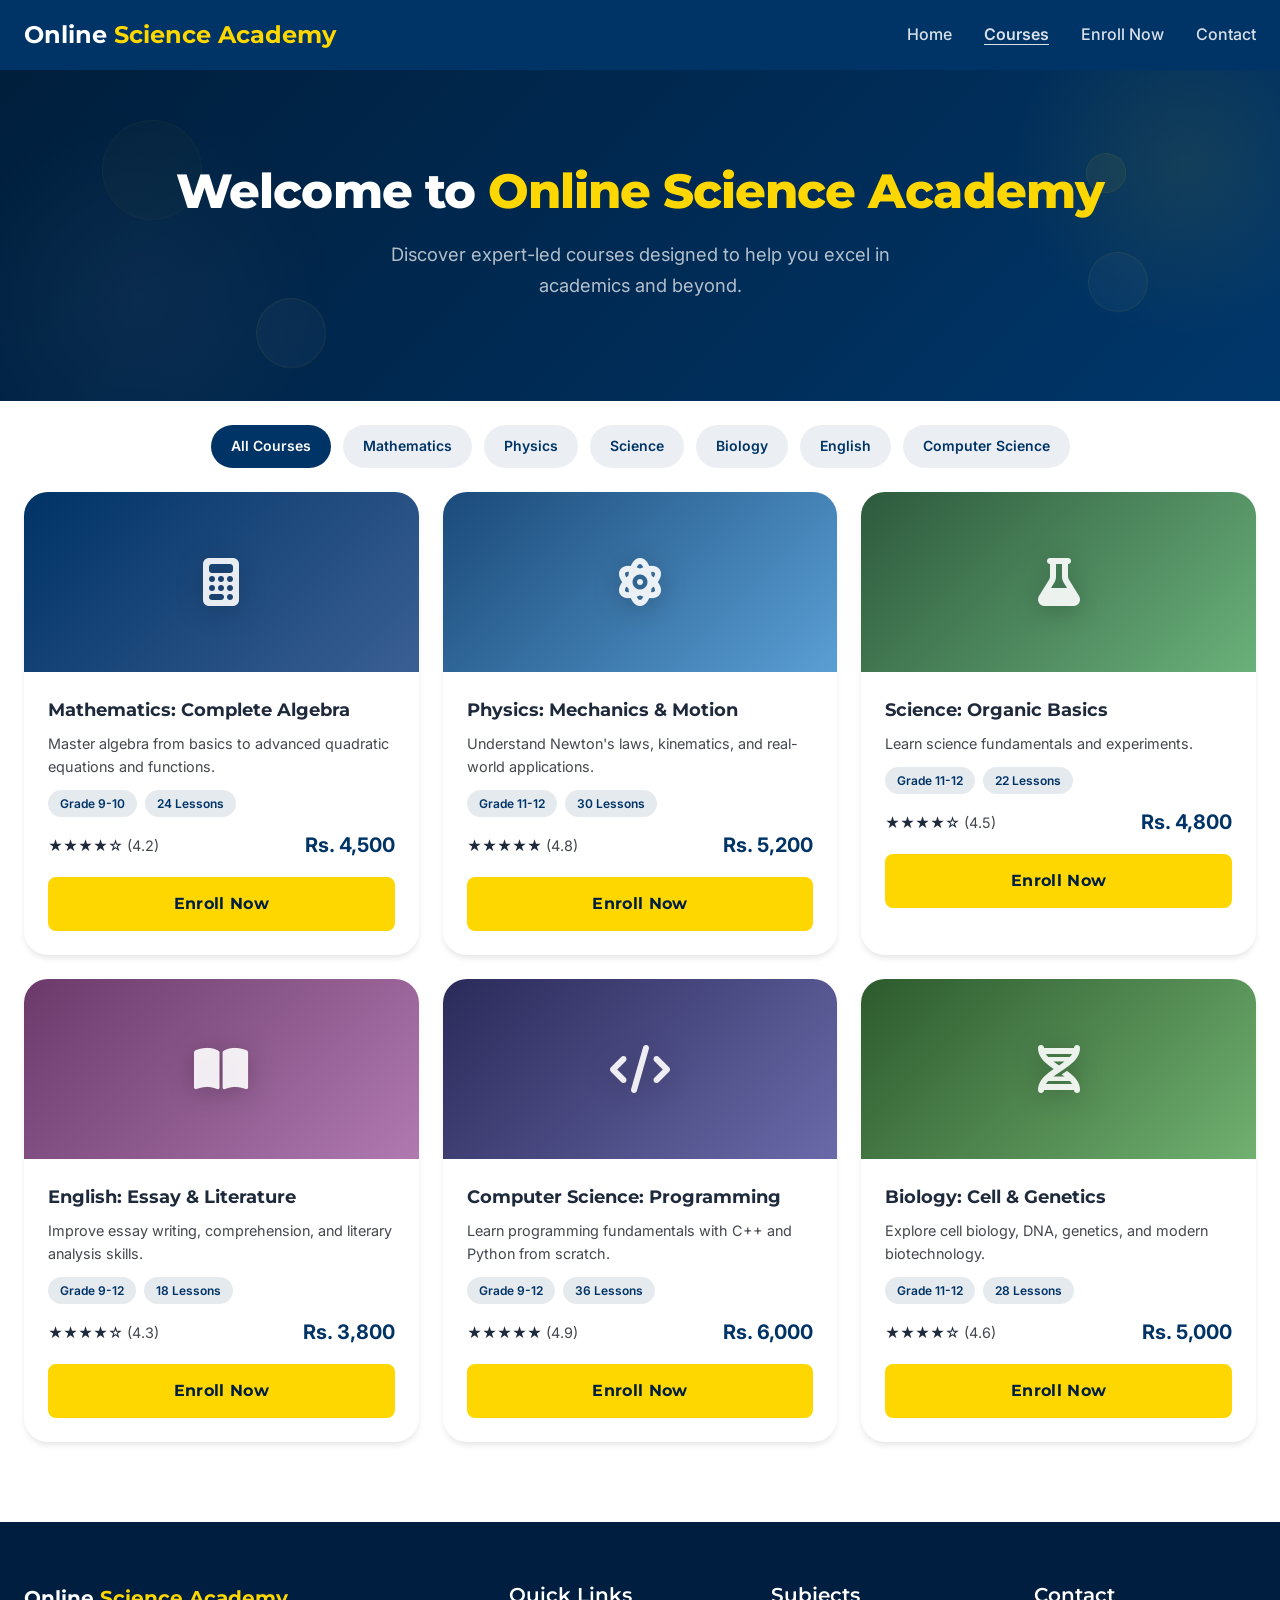
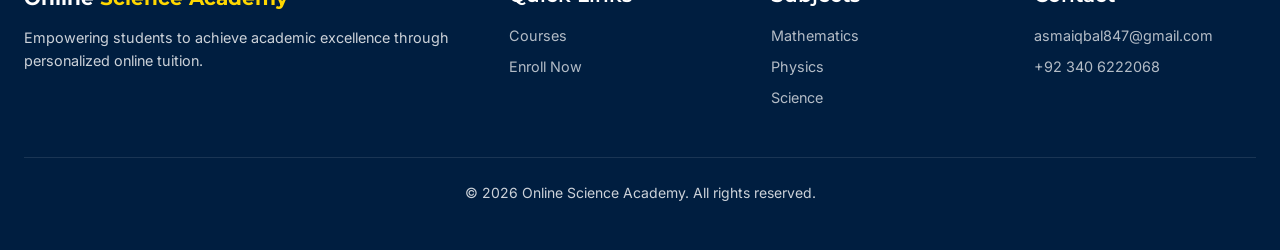
<file: index.html>
<!DOCTYPE html>
<html>
<head>
  <meta http-equiv="refresh" content="0; url=courses/">
  <title>Online Science Academy</title>
</head>
<body>
  <p>Redirecting to <a href="courses/">Courses</a>...</p>
</body>
</html>
</file>
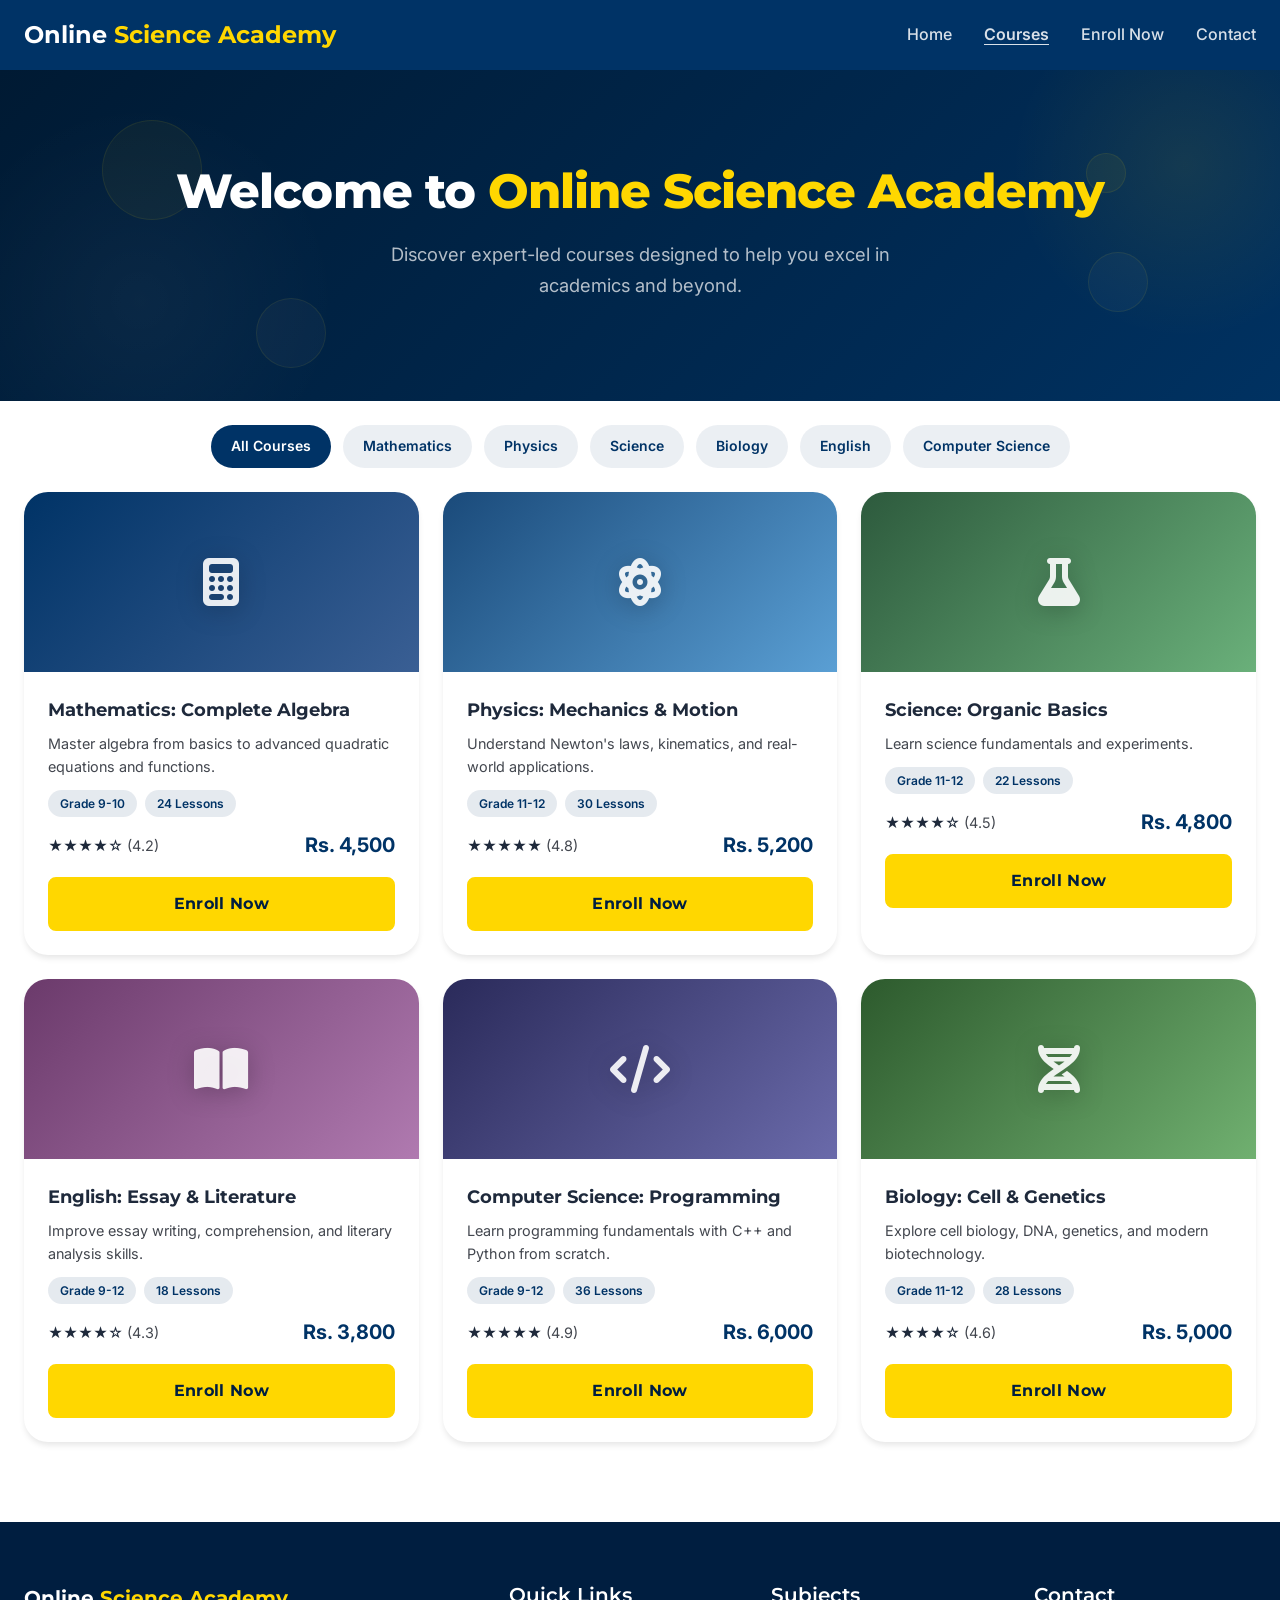
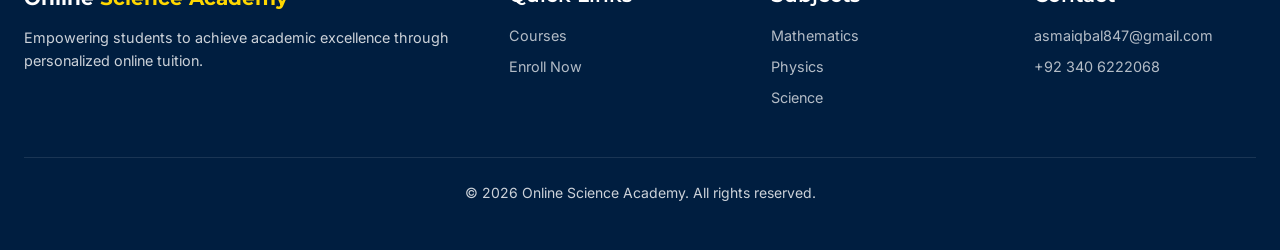
<file: courses/index.html>
<!DOCTYPE html>
<html lang="en">
<head>
  <meta charset="UTF-8">
  <meta name="viewport" content="width=device-width, initial-scale=1.0">
  <title>Courses - Online Science Academy</title>
  <link rel="stylesheet" href="../css/style.css">
  <link rel="stylesheet" href="../css/components.css">
  <link rel="stylesheet" href="../css/responsive.css">
  <link rel="stylesheet" href="https://cdnjs.cloudflare.com/ajax/libs/font-awesome/6.5.0/css/all.min.css">
  <style>
    .courses-hero {
      position: relative; overflow: hidden;
      background: linear-gradient(135deg, #001a33, #002b55, #003f7a, #002b55, #001a33);
      background-size: 300% 300%;
      animation: heroShimmer 14s ease-in-out infinite;
      padding: 90px 0 100px; color: #fff;
    }
    @keyframes heroShimmer {
      0%, 100% { background-position: 0% 50%; }
      50% { background-position: 100% 50%; }
    }
    .courses-hero::before {
      content: ''; position: absolute; top: -80px; right: -80px;
      width: 350px; height: 350px; border-radius: 50%;
      background: radial-gradient(circle, rgba(255,215,0,0.08) 0%, transparent 70%);
    }
    .courses-hero::after {
      content: ''; position: absolute; bottom: -100px; left: -60px;
      width: 400px; height: 400px; border-radius: 50%;
      background: radial-gradient(circle, rgba(255,255,255,0.04) 0%, transparent 70%);
    }
    .hero-floating {
      position: absolute; border-radius: 50%; border: 1px solid rgba(255,215,0,0.08);
      animation: floatUp 10s ease-in-out infinite;
    }
    .hero-floating:nth-child(1) { width: 100px; height: 100px; top: 15%; left: 8%; animation-delay: 0s; background: rgba(255,215,0,0.04); }
    .hero-floating:nth-child(2) { width: 60px; height: 60px; top: 55%; left: 85%; animation-delay: 3s; background: rgba(255,255,255,0.03); }
    .hero-floating:nth-child(3) { width: 40px; height: 40px; top: 25%; right: 12%; animation-delay: 5s; background: rgba(255,215,0,0.05); }
    .hero-floating:nth-child(4) { width: 70px; height: 70px; bottom: 10%; left: 20%; animation-delay: 2s; background: rgba(255,255,255,0.03); }
    @keyframes floatUp {
      0%, 100% { transform: translateY(0) scale(1); opacity: 0.5; }
      50% { transform: translateY(-25px) scale(1.08); opacity: 0.9; }
    }
    .courses-hero h1 {
      font-size: 3rem; font-weight: 800; color: #fff; margin-bottom: 16px;
      position: relative; z-index: 1; letter-spacing: -0.02em;
    }
    .courses-hero p {
      font-size: 1.15rem; color: rgba(255,255,255,0.7); margin-bottom: 0;
      max-width: 520px; margin-left: auto; margin-right: auto; position: relative; z-index: 1;
      line-height: 1.7;
    }
    .filter-bar { padding: 24px 0; }
    .courses-grid { display: grid; grid-template-columns: repeat(3, 1fr); gap: 24px; }
    .nav-links a.active { text-decoration: underline; text-underline-offset: 4px; font-weight: 600; }
    .course-card .card-img { height: 180px; }
    .course-card .card-title { font-family: var(--heading-font); font-weight: 700; font-size: 1.1rem; margin-bottom: 8px; }
    .course-card .card-desc { font-size: 0.9rem; color: var(--text-light); margin-bottom: 12px; }
    .course-meta { display: flex; justify-content: space-between; align-items: center; margin-top: 12px; }
    .course-price { font-size: 1.25rem; font-weight: 700; color: var(--primary); }
    .course-rating { display: flex; align-items: center; gap: 4px; font-size: 0.9rem; }
    .teacher-info { display: flex; align-items: center; gap: 8px; margin-bottom: 12px; }
    .teacher-avatar { width: 28px; height: 28px; border-radius: 50%; background: var(--primary); color: #fff; display: flex; align-items: center; justify-content: center; font-size: 0.75rem; font-weight: 700; }
    @keyframes fadeIn { from { opacity: 0; transform: translateY(10px); } to { opacity: 1; transform: translateY(0); } }
    @media (max-width: 1024px) { .courses-grid { grid-template-columns: repeat(2, 1fr); } }
    @media (max-width: 768px) {
      .courses-grid { grid-template-columns: 1fr; }
      .courses-hero { padding: 50px 0 60px; }
      .courses-hero h1 { font-size: 2rem; }
    }
  </style>
</head>
<body>

  <nav class="navbar">
    <div class="container">
      <a href="../" class="navbar-brand">Online <span>Science Academy</span></a>
      <div class="nav-links">
        <a href="../courses/">Home</a>
        <a href="./" class="active">Courses</a>
        <a href="../enroll/">Enroll Now</a>
        <a href="#footer">Contact</a>
      </div>
      <button class="hamburger" aria-label="Menu">
        <span></span><span></span><span></span>
      </button>
    </div>
  </nav>

  <section class="courses-hero">
    <div class="hero-floating"></div>
    <div class="hero-floating"></div>
    <div class="hero-floating"></div>
    <div class="hero-floating"></div>
    <div class="container text-center">
      <h1>Welcome to <span class="text-accent">Online Science Academy</span></h1>
      <p>Discover expert-led courses designed to help you excel in academics and beyond.</p>
    </div>
  </section>

  <section class="filter-bar">
    <div class="container">
      <div style="display:flex; flex-wrap:wrap; gap:12px; justify-content:center;">
        <span class="chip active" data-filter="all">All Courses</span>
        <span class="chip" data-filter="math">Mathematics</span>
        <span class="chip" data-filter="physics">Physics</span>
        <span class="chip" data-filter="science">Science</span>
        <span class="chip" data-filter="biology">Biology</span>
        <span class="chip" data-filter="english">English</span>
        <span class="chip" data-filter="cs">Computer Science</span>
      </div>
    </div>
  </section>

  <section class="section" style="padding-top:0;">
    <div class="container">
      <div class="courses-grid">

        <div class="card course-card" data-category="math">
          <div class="card-img" style="background: linear-gradient(135deg, #003366, #3a5f94); display:flex; align-items:center; justify-content:center;">
            <i class="fa-solid fa-calculator" style="font-size:3rem; color:rgba(255,255,255,0.9); filter:drop-shadow(0 4px 12px rgba(0,0,0,0.25));"></i>
          </div>
          <div class="card-body">
            <div class="card-title">Mathematics: Complete Algebra</div>
            <div class="card-desc">Master algebra from basics to advanced quadratic equations and functions.</div>
            <div style="display:flex; gap:8px; margin-bottom:12px;">
              <span class="badge">Grade 9-10</span>
              <span class="badge">24 Lessons</span>
            </div>
            <div class="course-meta">
              <div class="course-rating">&#9733;&#9733;&#9733;&#9733;&#9734; <span class="text-light">(4.2)</span></div>
              <div class="course-price">Rs. 4,500</div>
            </div>
            <a href="../enroll/?course=1" class="btn btn-primary" style="width:100%; margin-top:16px;">Enroll Now</a>
          </div>
        </div>

        <div class="card course-card" data-category="physics">
          <div class="card-img" style="background: linear-gradient(135deg, #1a4a7a, #5a9fd4); display:flex; align-items:center; justify-content:center;">
            <i class="fa-solid fa-atom" style="font-size:3rem; color:rgba(255,255,255,0.9); filter:drop-shadow(0 4px 12px rgba(0,0,0,0.25));"></i>
          </div>
          <div class="card-body">
            <div class="card-title">Physics: Mechanics & Motion</div>
            <div class="card-desc">Understand Newton's laws, kinematics, and real-world applications.</div>
            <div style="display:flex; gap:8px; margin-bottom:12px;">
              <span class="badge">Grade 11-12</span>
              <span class="badge">30 Lessons</span>
            </div>
            <div class="course-meta">
              <div class="course-rating">&#9733;&#9733;&#9733;&#9733;&#9733; <span class="text-light">(4.8)</span></div>
              <div class="course-price">Rs. 5,200</div>
            </div>
            <a href="../enroll/?course=2" class="btn btn-primary" style="width:100%; margin-top:16px;">Enroll Now</a>
          </div>
        </div>

        <div class="card course-card" data-category="science">
          <div class="card-img" style="background: linear-gradient(135deg, #2d5a3d, #6ab07a); display:flex; align-items:center; justify-content:center;">
            <i class="fa-solid fa-flask" style="font-size:3rem; color:rgba(255,255,255,0.9); filter:drop-shadow(0 4px 12px rgba(0,0,0,0.25));"></i>
          </div>
          <div class="card-body">
            <div class="card-title">Science: Organic Basics</div>
            <div class="card-desc">Learn science fundamentals and experiments.</div>
            <div style="display:flex; gap:8px; margin-bottom:12px;">
              <span class="badge">Grade 11-12</span>
              <span class="badge">22 Lessons</span>
            </div>
            <div class="course-meta">
              <div class="course-rating">&#9733;&#9733;&#9733;&#9733;&#9734; <span class="text-light">(4.5)</span></div>
              <div class="course-price">Rs. 4,800</div>
            </div>
            <a href="../enroll/?course=3" class="btn btn-primary" style="width:100%; margin-top:16px;">Enroll Now</a>
          </div>
        </div>

        <div class="card course-card" data-category="english">
          <div class="card-img" style="background: linear-gradient(135deg, #6b3a6b, #b07ab0); display:flex; align-items:center; justify-content:center;">
            <i class="fa-solid fa-book-open" style="font-size:3rem; color:rgba(255,255,255,0.9); filter:drop-shadow(0 4px 12px rgba(0,0,0,0.25));"></i>
          </div>
          <div class="card-body">
            <div class="card-title">English: Essay & Literature</div>
            <div class="card-desc">Improve essay writing, comprehension, and literary analysis skills.</div>
            <div style="display:flex; gap:8px; margin-bottom:12px;">
              <span class="badge">Grade 9-12</span>
              <span class="badge">18 Lessons</span>
            </div>
            <div class="course-meta">
              <div class="course-rating">&#9733;&#9733;&#9733;&#9733;&#9734; <span class="text-light">(4.3)</span></div>
              <div class="course-price">Rs. 3,800</div>
            </div>
            <a href="../enroll/?course=4" class="btn btn-primary" style="width:100%; margin-top:16px;">Enroll Now</a>
          </div>
        </div>

        <div class="card course-card" data-category="cs">
          <div class="card-img" style="background: linear-gradient(135deg, #2a2a5a, #6a6aaa); display:flex; align-items:center; justify-content:center;">
            <i class="fa-solid fa-code" style="font-size:3rem; color:rgba(255,255,255,0.9); filter:drop-shadow(0 4px 12px rgba(0,0,0,0.25));"></i>
          </div>
          <div class="card-body">
            <div class="card-title">Computer Science: Programming</div>
            <div class="card-desc">Learn programming fundamentals with C++ and Python from scratch.</div>
            <div style="display:flex; gap:8px; margin-bottom:12px;">
              <span class="badge">Grade 9-12</span>
              <span class="badge">36 Lessons</span>
            </div>
            <div class="course-meta">
              <div class="course-rating">&#9733;&#9733;&#9733;&#9733;&#9733; <span class="text-light">(4.9)</span></div>
              <div class="course-price">Rs. 6,000</div>
            </div>
            <a href="../enroll/?course=5" class="btn btn-primary" style="width:100%; margin-top:16px;">Enroll Now</a>
          </div>
        </div>

        <div class="card course-card" data-category="biology">
          <div class="card-img" style="background: linear-gradient(135deg, #2d5a2d, #70b070); display:flex; align-items:center; justify-content:center;">
            <i class="fa-solid fa-dna" style="font-size:3rem; color:rgba(255,255,255,0.9); filter:drop-shadow(0 4px 12px rgba(0,0,0,0.25));"></i>
          </div>
          <div class="card-body">
            <div class="card-title">Biology: Cell & Genetics</div>
            <div class="card-desc">Explore cell biology, DNA, genetics, and modern biotechnology.</div>
            <div style="display:flex; gap:8px; margin-bottom:12px;">
              <span class="badge">Grade 11-12</span>
              <span class="badge">28 Lessons</span>
            </div>
            <div class="course-meta">
              <div class="course-rating">&#9733;&#9733;&#9733;&#9733;&#9734; <span class="text-light">(4.6)</span></div>
              <div class="course-price">Rs. 5,000</div>
            </div>
            <a href="../enroll/?course=6" class="btn btn-primary" style="width:100%; margin-top:16px;">Enroll Now</a>
          </div>
        </div>

      </div>
    </div>
  </section>

  <footer class="footer" id="footer">
    <div class="container">
      <div class="footer-grid">
        <div>
          <div class="footer-brand">Online <span>Science Academy</span></div>
          <p style="font-size:0.9rem;">Empowering students to achieve academic excellence through personalized online tuition.</p>
        </div>
        <div>
          <h4>Quick Links</h4>
          <a href="./">Courses</a>
          <a href="../enroll/">Enroll Now</a>
        </div>
        <div>
          <h4>Subjects</h4>
          <a href="#">Mathematics</a>
          <a href="#">Physics</a>
          <a href="#">Science</a>
        </div>
        <div>
          <h4>Contact</h4>
          <a href="mailto:asmaiqbal847@gmail.com">asmaiqbal847@gmail.com</a>
          <a href="https://wa.me/923406222068" target="_blank">+92 340 6222068</a>
        </div>
      </div>
      <div class="footer-bottom">
        <p>&copy; 2026 Online Science Academy. All rights reserved.</p>
      </div>
    </div>
  </footer>

  <script src="../js/main.js"></script>
  <script src="../js/courses.js"></script>
</body>
</html>
</file>
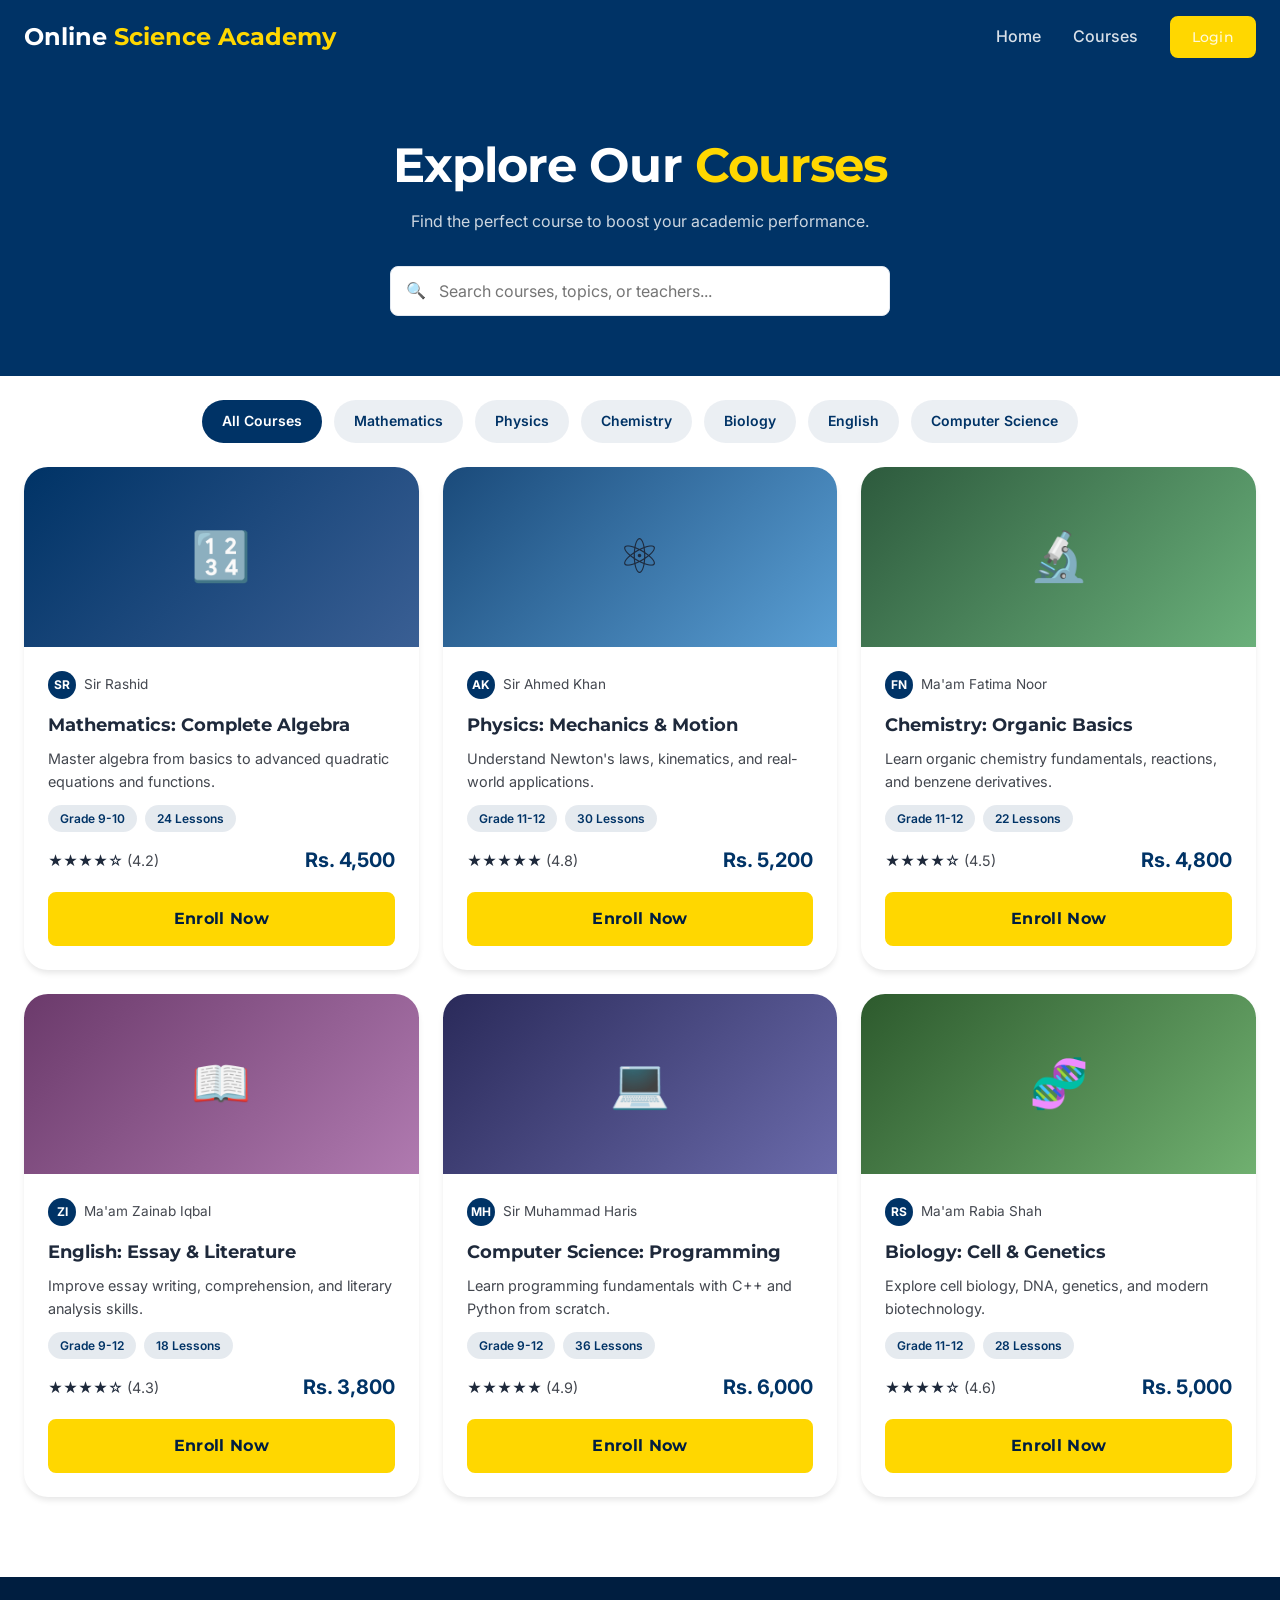
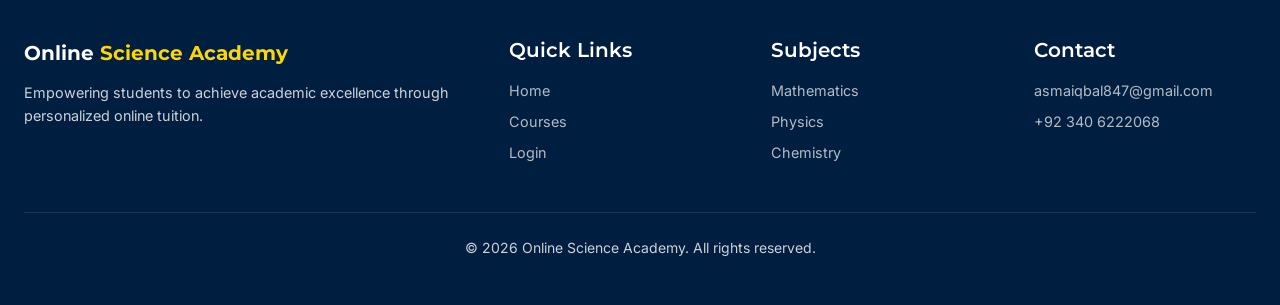
<file: courses.html>
<!DOCTYPE html>
<html lang="en">
<head>
  <meta charset="UTF-8">
  <meta name="viewport" content="width=device-width, initial-scale=1.0">
  <title>Courses - Online Science Academy</title>
  <link rel="stylesheet" href="css/style.css">
  <link rel="stylesheet" href="css/components.css">
  <link rel="stylesheet" href="css/responsive.css">
  <style>
    .courses-header { background: var(--primary); padding: 60px 0; color: #fff; }
    .search-box { max-width: 500px; margin: 0 auto; }
    .filter-bar { padding: 24px 0; }
    .courses-grid { display: grid; grid-template-columns: repeat(3, 1fr); gap: 24px; }
    .course-card .card-img { height: 180px; }
    .course-card .card-title { font-family: var(--heading-font); font-weight: 700; font-size: 1.1rem; margin-bottom: 8px; }
    .course-card .card-desc { font-size: 0.9rem; color: var(--text-light); margin-bottom: 12px; }
    .course-meta { display: flex; justify-content: space-between; align-items: center; margin-top: 12px; }
    .course-price { font-size: 1.25rem; font-weight: 700; color: var(--primary); }
    .course-rating { display: flex; align-items: center; gap: 4px; font-size: 0.9rem; }
    .teacher-info { display: flex; align-items: center; gap: 8px; margin-bottom: 12px; }
    .teacher-avatar { width: 28px; height: 28px; border-radius: 50%; background: var(--primary); color: #fff; display: flex; align-items: center; justify-content: center; font-size: 0.75rem; font-weight: 700; }
    @keyframes fadeIn { from { opacity: 0; transform: translateY(10px); } to { opacity: 1; transform: translateY(0); } }
    @media (max-width: 1024px) { .courses-grid { grid-template-columns: repeat(2, 1fr); } }
    @media (max-width: 768px) { .courses-grid { grid-template-columns: 1fr; } }
  </style>
</head>
<body>

  <nav class="navbar">
    <div class="container">
      <a href="index.html" class="navbar-brand">Online <span>Science Academy</span></a>
      <div class="nav-links">
        <a href="index.html">Home</a>
        <a href="courses.html">Courses</a>
        <a href="dashboard.html" class="btn btn-primary btn-sm">Login</a>
      </div>
      <button class="hamburger" aria-label="Menu">
        <span></span><span></span><span></span>
      </button>
    </div>
  </nav>

  <section class="courses-header">
    <div class="container text-center">
      <h1 style="color:#fff; margin-bottom:12px;">Explore Our <span class="text-accent">Courses</span></h1>
      <p style="color:rgba(255,255,255,0.8); margin-bottom:32px;">Find the perfect course to boost your academic performance.</p>
      <div class="search-box">
        <div class="input-group">
          <span class="input-icon">&#128269;</span>
          <input type="text" id="courseSearch" class="input-field" placeholder="Search courses, topics, or teachers..." style="padding-left:48px;">
        </div>
      </div>
    </div>
  </section>

  <section class="filter-bar">
    <div class="container">
      <div style="display:flex; flex-wrap:wrap; gap:12px; justify-content:center;">
        <span class="chip active" data-filter="all">All Courses</span>
        <span class="chip" data-filter="math">Mathematics</span>
        <span class="chip" data-filter="physics">Physics</span>
        <span class="chip" data-filter="chemistry">Chemistry</span>
        <span class="chip" data-filter="biology">Biology</span>
        <span class="chip" data-filter="english">English</span>
        <span class="chip" data-filter="cs">Computer Science</span>
      </div>
    </div>
  </section>

  <section class="section" style="padding-top:0;">
    <div class="container">
      <div class="courses-grid">

        <div class="card course-card" data-category="math">
          <div class="card-img" style="background: linear-gradient(135deg, #003366, #3a5f94); display:flex; align-items:center; justify-content:center; font-size:3rem;">&#128290;</div>
          <div class="card-body">
            <div class="teacher-info">
              <div class="teacher-avatar">SR</div>
              <span style="font-size:0.85rem;" class="text-light">Sir Rashid</span>
            </div>
            <div class="card-title">Mathematics: Complete Algebra</div>
            <div class="card-desc">Master algebra from basics to advanced quadratic equations and functions.</div>
            <div style="display:flex; gap:8px; margin-bottom:12px;">
              <span class="badge">Grade 9-10</span>
              <span class="badge">24 Lessons</span>
            </div>
            <div class="course-meta">
              <div class="course-rating">&#9733;&#9733;&#9733;&#9733;&#9734; <span class="text-light">(4.2)</span></div>
              <div class="course-price">Rs. 4,500</div>
            </div>
            <a href="#" class="btn btn-primary" style="width:100%; margin-top:16px;">Enroll Now</a>
          </div>
        </div>

        <div class="card course-card" data-category="physics">
          <div class="card-img" style="background: linear-gradient(135deg, #1a4a7a, #5a9fd4); display:flex; align-items:center; justify-content:center; font-size:3rem;">&#9883;</div>
          <div class="card-body">
            <div class="teacher-info">
              <div class="teacher-avatar">AK</div>
              <span style="font-size:0.85rem;" class="text-light">Sir Ahmed Khan</span>
            </div>
            <div class="card-title">Physics: Mechanics & Motion</div>
            <div class="card-desc">Understand Newton's laws, kinematics, and real-world applications.</div>
            <div style="display:flex; gap:8px; margin-bottom:12px;">
              <span class="badge">Grade 11-12</span>
              <span class="badge">30 Lessons</span>
            </div>
            <div class="course-meta">
              <div class="course-rating">&#9733;&#9733;&#9733;&#9733;&#9733; <span class="text-light">(4.8)</span></div>
              <div class="course-price">Rs. 5,200</div>
            </div>
            <a href="#" class="btn btn-primary" style="width:100%; margin-top:16px;">Enroll Now</a>
          </div>
        </div>

        <div class="card course-card" data-category="chemistry">
          <div class="card-img" style="background: linear-gradient(135deg, #2d5a3d, #6ab07a); display:flex; align-items:center; justify-content:center; font-size:3rem;">&#128300;</div>
          <div class="card-body">
            <div class="teacher-info">
              <div class="teacher-avatar">FN</div>
              <span style="font-size:0.85rem;" class="text-light">Ma'am Fatima Noor</span>
            </div>
            <div class="card-title">Chemistry: Organic Basics</div>
            <div class="card-desc">Learn organic chemistry fundamentals, reactions, and benzene derivatives.</div>
            <div style="display:flex; gap:8px; margin-bottom:12px;">
              <span class="badge">Grade 11-12</span>
              <span class="badge">22 Lessons</span>
            </div>
            <div class="course-meta">
              <div class="course-rating">&#9733;&#9733;&#9733;&#9733;&#9734; <span class="text-light">(4.5)</span></div>
              <div class="course-price">Rs. 4,800</div>
            </div>
            <a href="#" class="btn btn-primary" style="width:100%; margin-top:16px;">Enroll Now</a>
          </div>
        </div>

        <div class="card course-card" data-category="english">
          <div class="card-img" style="background: linear-gradient(135deg, #6b3a6b, #b07ab0); display:flex; align-items:center; justify-content:center; font-size:3rem;">&#128214;</div>
          <div class="card-body">
            <div class="teacher-info">
              <div class="teacher-avatar">ZI</div>
              <span style="font-size:0.85rem;" class="text-light">Ma'am Zainab Iqbal</span>
            </div>
            <div class="card-title">English: Essay & Literature</div>
            <div class="card-desc">Improve essay writing, comprehension, and literary analysis skills.</div>
            <div style="display:flex; gap:8px; margin-bottom:12px;">
              <span class="badge">Grade 9-12</span>
              <span class="badge">18 Lessons</span>
            </div>
            <div class="course-meta">
              <div class="course-rating">&#9733;&#9733;&#9733;&#9733;&#9734; <span class="text-light">(4.3)</span></div>
              <div class="course-price">Rs. 3,800</div>
            </div>
            <a href="#" class="btn btn-primary" style="width:100%; margin-top:16px;">Enroll Now</a>
          </div>
        </div>

        <div class="card course-card" data-category="cs">
          <div class="card-img" style="background: linear-gradient(135deg, #2a2a5a, #6a6aaa); display:flex; align-items:center; justify-content:center; font-size:3rem;">&#128187;</div>
          <div class="card-body">
            <div class="teacher-info">
              <div class="teacher-avatar">MH</div>
              <span style="font-size:0.85rem;" class="text-light">Sir Muhammad Haris</span>
            </div>
            <div class="card-title">Computer Science: Programming</div>
            <div class="card-desc">Learn programming fundamentals with C++ and Python from scratch.</div>
            <div style="display:flex; gap:8px; margin-bottom:12px;">
              <span class="badge">Grade 9-12</span>
              <span class="badge">36 Lessons</span>
            </div>
            <div class="course-meta">
              <div class="course-rating">&#9733;&#9733;&#9733;&#9733;&#9733; <span class="text-light">(4.9)</span></div>
              <div class="course-price">Rs. 6,000</div>
            </div>
            <a href="#" class="btn btn-primary" style="width:100%; margin-top:16px;">Enroll Now</a>
          </div>
        </div>

        <div class="card course-card" data-category="biology">
          <div class="card-img" style="background: linear-gradient(135deg, #2d5a2d, #70b070); display:flex; align-items:center; justify-content:center; font-size:3rem;">&#129516;</div>
          <div class="card-body">
            <div class="teacher-info">
              <div class="teacher-avatar">RS</div>
              <span style="font-size:0.85rem;" class="text-light">Ma'am Rabia Shah</span>
            </div>
            <div class="card-title">Biology: Cell & Genetics</div>
            <div class="card-desc">Explore cell biology, DNA, genetics, and modern biotechnology.</div>
            <div style="display:flex; gap:8px; margin-bottom:12px;">
              <span class="badge">Grade 11-12</span>
              <span class="badge">28 Lessons</span>
            </div>
            <div class="course-meta">
              <div class="course-rating">&#9733;&#9733;&#9733;&#9733;&#9734; <span class="text-light">(4.6)</span></div>
              <div class="course-price">Rs. 5,000</div>
            </div>
            <a href="#" class="btn btn-primary" style="width:100%; margin-top:16px;">Enroll Now</a>
          </div>
        </div>

      </div>
    </div>
  </section>

  <footer class="footer">
    <div class="container">
      <div class="footer-grid">
        <div>
          <div class="footer-brand">Online <span>Science Academy</span></div>
          <p style="font-size:0.9rem;">Empowering students to achieve academic excellence through personalized online tuition.</p>
        </div>
        <div>
          <h4>Quick Links</h4>
          <a href="index.html">Home</a>
          <a href="courses.html">Courses</a>
          <a href="dashboard.html">Login</a>
        </div>
        <div>
          <h4>Subjects</h4>
          <a href="#">Mathematics</a>
          <a href="#">Physics</a>
          <a href="#">Chemistry</a>
        </div>
        <div>
          <h4>Contact</h4>
          <a href="#">asmaiqbal847@gmail.com</a>
          <a href="#">+92 340 6222068</a>
        </div>
      </div>
      <div class="footer-bottom">
        <p>&copy; 2026 Online Science Academy. All rights reserved.</p>
      </div>
    </div>
  </footer>

  <script src="js/main.js"></script>
  <script src="js/courses.js"></script>
</body>
</html>
</file>
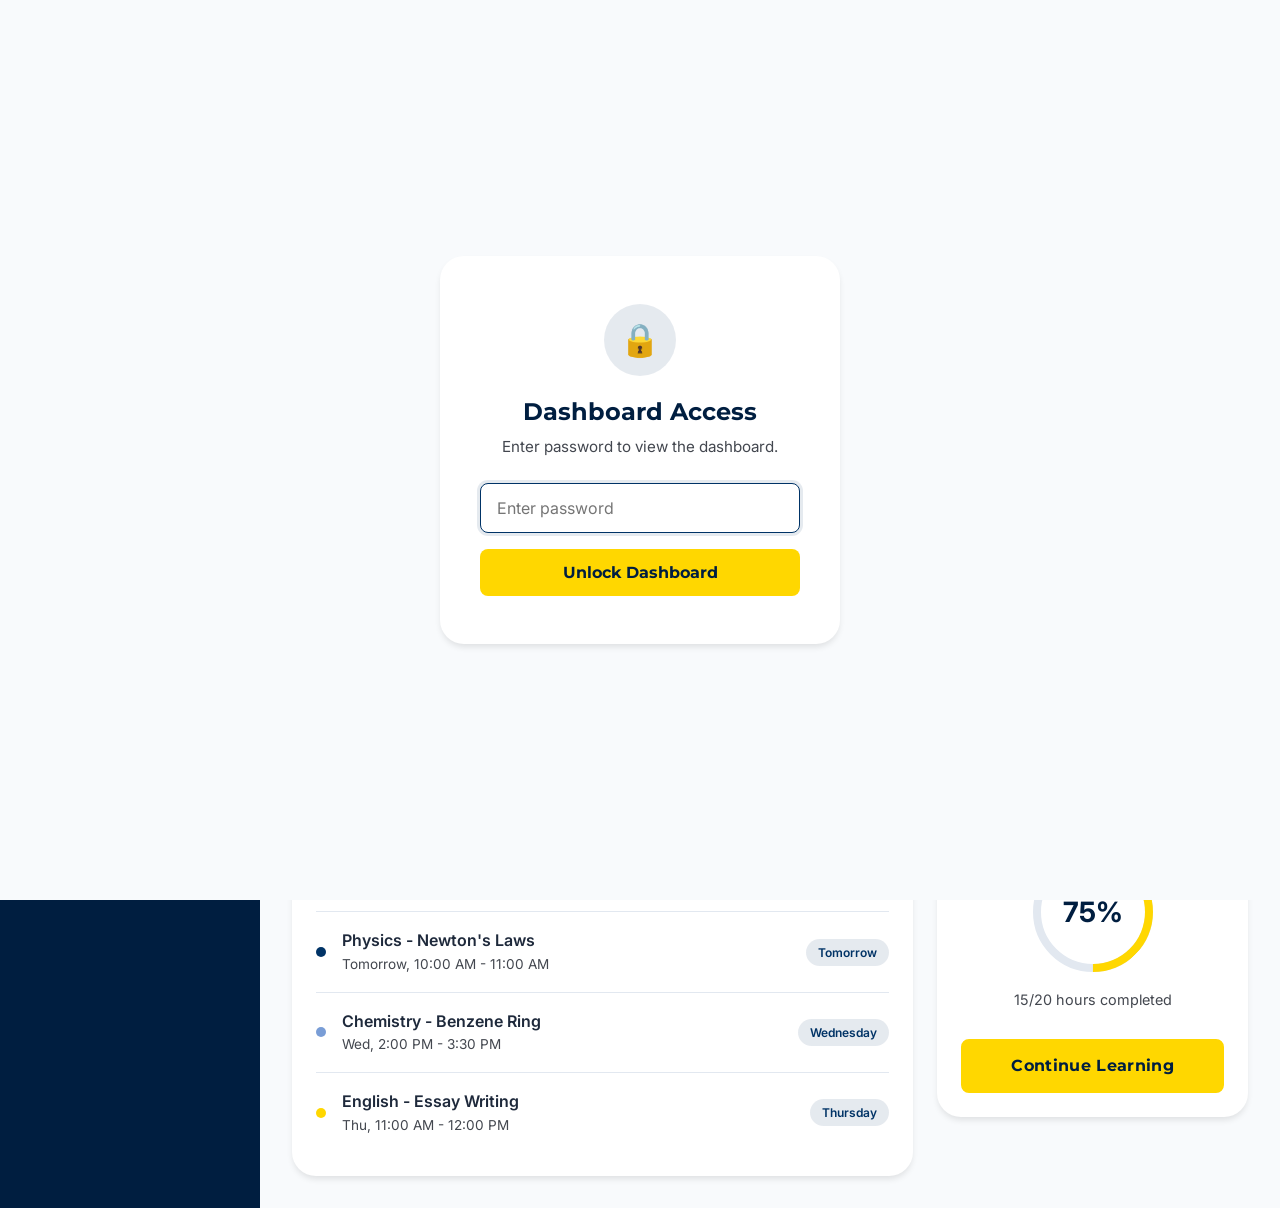
<file: dashboard.html>
<!DOCTYPE html>
<html lang="en">
<head>
  <meta charset="UTF-8">
  <meta name="viewport" content="width=device-width, initial-scale=1.0">
  <title>Dashboard - Online Science Academy</title>
  <link rel="stylesheet" href="css/style.css">
  <link rel="stylesheet" href="css/components.css">
  <link rel="stylesheet" href="css/responsive.css">
  <style>
    .dashboard { display: flex; min-height: calc(100vh - 64px); }
    .sidebar {
      width: 260px; background: var(--primary-dark); color: #fff; padding: 24px 0;
      transition: width 0.3s; flex-shrink: 0;
    }
    .sidebar.collapsed { width: 72px; }
    .sidebar.collapsed .sidebar-label { display: none; }
    .sidebar-nav a {
      display: flex; align-items: center; gap: 12px; padding: 12px 24px;
      color: rgba(255,255,255,0.7); font-size: 0.95rem; transition: all 0.2s;
    }
    .sidebar-nav a:hover, .sidebar-nav a.active {
      background: rgba(255,255,255,0.1); color: var(--accent);
    }
    .sidebar-nav a .icon { font-size: 1.2rem; width: 24px; text-align: center; }
    .main-content { flex: 1; padding: 32px; background: var(--bg-alt); overflow-y: auto; }
    .topbar { display: flex; justify-content: space-between; align-items: center; margin-bottom: 32px; }
    .stats-grid { display: grid; grid-template-columns: repeat(4, 1fr); gap: 20px; margin-bottom: 32px; }
    .stat-card {
      background: var(--surface); border-radius: var(--radius-xl); padding: 24px;
      box-shadow: var(--shadow); display: flex; align-items: center; gap: 16px;
    }
    .stat-icon {
      width: 52px; height: 52px; border-radius: var(--radius-lg); display: flex;
      align-items: center; justify-content: center; font-size: 1.5rem;
    }
    .stat-number { font-size: 1.75rem; font-weight: 700; color: var(--primary-dark); }
    .stat-label { font-size: 0.85rem; color: var(--text-light); }
    .content-grid { display: grid; grid-template-columns: 2fr 1fr; gap: 24px; }
    .lesson-item {
      display: flex; align-items: center; gap: 16px; padding: 16px 0;
      border-bottom: 1px solid var(--border);
    }
    .lesson-item:last-child { border-bottom: none; }
    .lesson-dot { width: 10px; height: 10px; border-radius: 50%; flex-shrink: 0; }
    .activity-item {
      display: flex; gap: 12px; padding: 12px 0; border-bottom: 1px solid var(--border);
    }
    .activity-item:last-child { border-bottom: none; }
    .auth-overlay {
      position: fixed; inset: 0; background: var(--bg-alt); z-index: 9999;
      display: flex; align-items: center; justify-content: center;
    }
    .auth-card {
      background: var(--surface); border-radius: var(--radius-xl);
      box-shadow: var(--shadow); padding: 48px 40px; width: 100%;
      max-width: 400px; text-align: center;
    }
    .auth-card h2 {
      font-family: var(--heading-font); font-size: 1.5rem; font-weight: 700;
      color: var(--primary-dark); margin-bottom: 8px;
    }
    .auth-card p { color: var(--text-light); margin-bottom: 24px; font-size: 0.95rem; }
    .auth-icon {
      width: 72px; height: 72px; border-radius: 50%; background: rgba(0,51,102,0.1);
      display: inline-flex; align-items: center; justify-content: center;
      font-size: 2rem; margin-bottom: 20px;
    }
    .auth-input {
      width: 100%; padding: 14px 16px; border: 1px solid var(--border);
      border-radius: var(--radius); font-size: 1rem; font-family: var(--body-font);
      margin-bottom: 16px; outline: none; box-sizing: border-box;
    }
    .auth-input:focus { border-color: var(--primary); box-shadow: 0 0 0 3px rgba(0,51,102,0.1); }
    .auth-btn {
      width: 100%; padding: 14px; background: var(--accent); color: var(--primary-dark);
      border: none; border-radius: var(--radius); font-size: 1rem; font-weight: 700;
      font-family: var(--heading-font); cursor: pointer;
    }
    .auth-btn:hover { opacity: 0.9; }
    .auth-error {
      background: #ffdad6; color: #93000a; padding: 12px 16px;
      border-radius: var(--radius); font-size: 0.9rem; margin-bottom: 16px;
      display: none;
    }
    .auth-error.show { display: block; }
    @media (max-width: 768px) {
      .sidebar { position: fixed; left: -260px; top: 64px; bottom: 0; z-index: 90; }
      .sidebar.mobile-open { left: 0; }
      .stats-grid { grid-template-columns: repeat(2, 1fr); }
      .content-grid { grid-template-columns: 1fr; }
    }
  </style>
</head>
<body>

  <div class="auth-overlay" id="authOverlay">
    <div class="auth-card">
      <div class="auth-icon">&#128274;</div>
      <h2>Dashboard Access</h2>
      <p>Enter password to view the dashboard.</p>
      <div class="auth-error" id="authError">Incorrect password. Try again.</div>
      <form onsubmit="return checkPassword(event)">
        <input type="password" id="authPass" class="auth-input" placeholder="Enter password" autofocus>
        <button type="submit" class="auth-btn">Unlock Dashboard</button>
      </form>
    </div>
  </div>

  <script>
    if (sessionStorage.getItem('dashboardAuth') === 'true') {
      document.getElementById('authOverlay').style.display = 'none';
    }
    function checkPassword(e) {
      e.preventDefault();
      var pass = document.getElementById('authPass').value;
      if (pass === 'Admin098') {
        sessionStorage.setItem('dashboardAuth', 'true');
        document.getElementById('authOverlay').style.display = 'none';
      } else {
        document.getElementById('authError').classList.add('show');
        document.getElementById('authPass').value = '';
        document.getElementById('authPass').focus();
      }
      return false;
    }
  </script>

  <nav class="navbar">
    <div class="container">
      <div style="display:flex; align-items:center; gap:16px;">
        <button class="hamburger sidebar-toggle" aria-label="Toggle Sidebar" style="display:flex;">
          <span></span><span></span><span></span>
        </button>
        <a href="index.html" class="navbar-brand">Online <span>Science Academy</span></a>
      </div>
      <div class="nav-links">
        <a href="index.html">Home</a>
        <a href="courses.html">Courses</a>
        <a href="#">Profile</a>
        <a href="#" class="btn btn-primary btn-sm" onclick="sessionStorage.removeItem('dashboardAuth'); location.reload();">Logout</a>
      </div>
      <button class="hamburger" aria-label="Menu">
        <span></span><span></span><span></span>
      </button>
    </div>
  </nav>

  <div class="dashboard">
    <aside class="sidebar">
      <nav class="sidebar-nav">
        <a href="#" class="active"><span class="icon">&#127968;</span><span class="sidebar-label">Dashboard</span></a>
        <a href="courses.html"><span class="icon">&#128218;</span><span class="sidebar-label">My Courses</span></a>
        <a href="#"><span class="icon">&#128197;</span><span class="sidebar-label">Schedule</span></a>
        <a href="#"><span class="icon">&#128202;</span><span class="sidebar-label">Grades</span></a>
        <a href="#"><span class="icon">&#128172;</span><span class="sidebar-label">Messages</span></a>
        <a href="#"><span class="icon">&#9881;</span><span class="sidebar-label">Settings</span></a>
      </nav>
      <div style="padding:24px; border-top:1px solid rgba(255,255,255,0.1); margin-top:auto;">
        <div style="display:flex; align-items:center; gap:12px;">
          <div style="width:40px; height:40px; border-radius:50%; background:var(--accent); color:var(--primary-dark); display:flex; align-items:center; justify-content:center; font-weight:700;">A</div>
          <div class="sidebar-label">
            <div style="font-weight:600; font-size:0.95rem;">Admin</div>
            <div style="font-size:0.8rem; color:rgba(255,255,255,0.5);">Administrator</div>
          </div>
        </div>
      </div>
    </aside>

    <main class="main-content">
      <div class="topbar">
        <div>
          <h2 style="margin-bottom:4px;">Welcome back, Ayesha!</h2>
          <p class="text-light" style="margin:0;">Here's your learning progress this week.</p>
        </div>
        <a href="courses.html" class="btn btn-primary btn-sm">Browse Courses</a>
      </div>

      <div class="stats-grid">
        <div class="stat-card">
          <div class="stat-icon" style="background:rgba(0,51,102,0.1); color:var(--primary);">&#128218;</div>
          <div>
            <div class="stat-number" data-target="12">0</div>
            <div class="stat-label">Enrolled Courses</div>
          </div>
        </div>
        <div class="stat-card">
          <div class="stat-icon" style="background:rgba(255,215,0,0.15); color:#b8960a;">&#9200;</div>
          <div>
            <div class="stat-number" data-target="86">0</div>
            <div class="stat-label">Hours Studied</div>
          </div>
        </div>
        <div class="stat-card">
          <div class="stat-icon" style="background:rgba(0,51,102,0.1); color:var(--primary);">&#127942;</div>
          <div>
            <div class="stat-number" data-target="7">0</div>
            <div class="stat-label">Achievements</div>
          </div>
        </div>
        <div class="stat-card">
          <div class="stat-icon" style="background:rgba(255,215,0,0.15); color:#b8960a;">&#128200;</div>
          <div>
            <div class="stat-number" data-target="92">0</div>
            <div class="stat-label">Avg. Score %</div>
          </div>
        </div>
      </div>

      <div class="content-grid">
        <div>
          <div class="card" style="margin-bottom:24px;">
            <div class="card-body">
              <h4 style="margin-bottom:20px;">Course Progress</h4>

              <div style="margin-bottom:20px;">
                <div style="display:flex; justify-content:space-between; margin-bottom:6px;">
                  <span style="font-weight:600;">Mathematics - Algebra</span>
                  <span class="text-light" style="font-size:0.9rem;">78%</span>
                </div>
                <div class="progress-bar"><div class="fill" data-width="78%" style="width:78%;"></div></div>
              </div>

              <div style="margin-bottom:20px;">
                <div style="display:flex; justify-content:space-between; margin-bottom:6px;">
                  <span style="font-weight:600;">Physics - Mechanics</span>
                  <span class="text-light" style="font-size:0.9rem;">62%</span>
                </div>
                <div class="progress-bar"><div class="fill" data-width="62%" style="width:62%;"></div></div>
              </div>

              <div style="margin-bottom:20px;">
                <div style="display:flex; justify-content:space-between; margin-bottom:6px;">
                  <span style="font-weight:600;">Chemistry - Organic</span>
                  <span class="text-light" style="font-size:0.9rem;">91%</span>
                </div>
                <div class="progress-bar"><div class="fill" data-width="91%" style="width:91%;"></div></div>
              </div>

              <div style="margin-bottom:20px;">
                <div style="display:flex; justify-content:space-between; margin-bottom:6px;">
                  <span style="font-weight:600;">English - Literature</span>
                  <span class="text-light" style="font-size:0.9rem;">45%</span>
                </div>
                <div class="progress-bar"><div class="fill" data-width="45%" style="width:45%;"></div></div>
              </div>

              <div>
                <div style="display:flex; justify-content:space-between; margin-bottom:6px;">
                  <span style="font-weight:600;">Computer Science</span>
                  <span class="text-light" style="font-size:0.9rem;">85%</span>
                </div>
                <div class="progress-bar"><div class="fill" data-width="85%" style="width:85%;"></div></div>
              </div>
            </div>
          </div>

          <div class="card">
            <div class="card-body">
              <h4 style="margin-bottom:20px;">Upcoming Lessons</h4>
              <div class="lesson-item">
                <div class="lesson-dot" style="background:var(--accent);"></div>
                <div style="flex:1;">
                  <div style="font-weight:600;">Algebra - Quadratic Equations</div>
                  <div class="text-light" style="font-size:0.85rem;">Today, 4:00 PM - 5:00 PM</div>
                </div>
                <span class="badge">Today</span>
              </div>
              <div class="lesson-item">
                <div class="lesson-dot" style="background:var(--primary);"></div>
                <div style="flex:1;">
                  <div style="font-weight:600;">Physics - Newton's Laws</div>
                  <div class="text-light" style="font-size:0.85rem;">Tomorrow, 10:00 AM - 11:00 AM</div>
                </div>
                <span class="badge">Tomorrow</span>
              </div>
              <div class="lesson-item">
                <div class="lesson-dot" style="background:var(--primary-light);"></div>
                <div style="flex:1;">
                  <div style="font-weight:600;">Chemistry - Benzene Ring</div>
                  <div class="text-light" style="font-size:0.85rem;">Wed, 2:00 PM - 3:30 PM</div>
                </div>
                <span class="badge">Wednesday</span>
              </div>
              <div class="lesson-item">
                <div class="lesson-dot" style="background:var(--accent);"></div>
                <div style="flex:1;">
                  <div style="font-weight:600;">English - Essay Writing</div>
                  <div class="text-light" style="font-size:0.85rem;">Thu, 11:00 AM - 12:00 PM</div>
                </div>
                <span class="badge">Thursday</span>
              </div>
            </div>
          </div>
        </div>

        <div>
          <div class="card" style="margin-bottom:24px;">
            <div class="card-body">
              <h4 style="margin-bottom:16px;">Recent Activity</h4>
              <div class="activity-item">
                <div style="width:8px; height:8px; border-radius:50%; background:var(--accent); margin-top:6px;"></div>
                <div>
                  <div style="font-size:0.9rem; font-weight:500;">Completed "Quadratic Formula" quiz</div>
                  <div class="text-light" style="font-size:0.8rem;">Score: 9/10 | 2 hours ago</div>
                </div>
              </div>
              <div class="activity-item">
                <div style="width:8px; height:8px; border-radius:50%; background:var(--primary); margin-top:6px;"></div>
                <div>
                  <div style="font-size:0.9rem; font-weight:500;">Attended Physics live session</div>
                  <div class="text-light" style="font-size:0.8rem;">1 hour | Yesterday</div>
                </div>
              </div>
              <div class="activity-item">
                <div style="width:8px; height:8px; border-radius:50%; background:#4caf50; margin-top:6px;"></div>
                <div>
                  <div style="font-size:0.9rem; font-weight:500;">Earned "Fast Learner" badge</div>
                  <div class="text-light" style="font-size:0.8rem;">Achievement | 2 days ago</div>
                </div>
              </div>
              <div class="activity-item">
                <div style="width:8px; height:8px; border-radius:50%; background:var(--primary-light); margin-top:6px;"></div>
                <div>
                  <div style="font-size:0.9rem; font-weight:500;">Submitted Chemistry homework</div>
                  <div class="text-light" style="font-size:0.8rem;">Chapter 5 | 3 days ago</div>
                </div>
              </div>
            </div>
          </div>

          <div class="card">
            <div class="card-body">
              <h4 style="margin-bottom:16px;">Weekly Goal</h4>
              <div style="text-align:center; padding:20px 0;">
                <div style="width:120px; height:120px; border-radius:50%; border:8px solid var(--border); margin:0 auto 16px; display:flex; align-items:center; justify-content:center; position:relative;">
                  <div style="position:absolute; inset:-8px; border-radius:50%; border:8px solid var(--accent); border-color: var(--accent) var(--accent) transparent transparent; transform:rotate(45deg);"></div>
                  <span style="font-size:1.75rem; font-weight:700; color:var(--primary-dark);">75%</span>
                </div>
                <p class="text-light" style="font-size:0.9rem; margin:0;">15/20 hours completed</p>
              </div>
              <a href="courses.html" class="btn btn-primary" style="width:100%; margin-top:8px;">Continue Learning</a>
            </div>
          </div>
        </div>
      </div>
    </main>
  </div>

  <script src="js/main.js"></script>
  <script src="js/dashboard.js"></script>
</body>
</html>
</file>
<file: css/style.css>
@import url('https://fonts.googleapis.com/css2?family=Montserrat:wght@400;600;700&family=Inter:wght@400;600&display=swap');

:root {
  --primary: #003366;
  --primary-dark: #001e40;
  --primary-light: #799dd6;
  --accent: #FFD700;
  --accent-hover: #e6c200;
  --surface: #FFFFFF;
  --bg-alt: #F8FAFC;
  --text: #1E293B;
  --text-light: #43474f;
  --border: #E2E8F0;
  --error: #ba1a1a;
  --heading-font: 'Montserrat', sans-serif;
  --body-font: 'Inter', sans-serif;
  --radius: 0.5rem;
  --radius-md: 0.75rem;
  --radius-lg: 1rem;
  --radius-xl: 1.5rem;
  --radius-full: 9999px;
  --shadow-sm: 0 1px 2px rgba(0,0,0,0.05);
  --shadow: 0 4px 6px -1px rgba(0,0,0,0.1);
  --shadow-md: 0 10px 15px -3px rgba(0,51,102,0.1);
  --shadow-lg: 0 20px 25px -5px rgba(0,51,102,0.15);
  --spacing: 8px;
  --container-max: 1280px;
  --gutter: 24px;
}

*, *::before, *::after {
  margin: 0;
  padding: 0;
  box-sizing: border-box;
}

html {
  scroll-behavior: smooth;
}

body {
  font-family: var(--body-font);
  font-size: 16px;
  line-height: 1.6;
  color: var(--text);
  background-color: var(--surface);
}

h1, h2, h3, h4, h5, h6 {
  font-family: var(--heading-font);
  font-weight: 700;
  line-height: 1.3;
  color: var(--primary-dark);
}

h1 { font-size: 3rem; letter-spacing: -0.02em; }
h2 { font-size: 2rem; }
h3 { font-size: 1.5rem; }
h4 { font-size: 1.25rem; font-weight: 600; }

p { margin-bottom: 1rem; }

a {
  text-decoration: none;
  color: inherit;
  transition: color 0.2s;
}

img {
  max-width: 100%;
  display: block;
}

ul { list-style: none; }

.container {
  max-width: var(--container-max);
  margin: 0 auto;
  padding: 0 var(--gutter);
}

.section {
  padding: 80px 0;
}

.section-alt {
  background-color: var(--bg-alt);
}

.grid {
  display: grid;
  gap: var(--gutter);
}

.grid-2 { grid-template-columns: repeat(2, 1fr); }
.grid-3 { grid-template-columns: repeat(3, 1fr); }
.grid-4 { grid-template-columns: repeat(4, 1fr); }

.text-center { text-align: center; }
.text-accent { color: var(--accent); }
.text-primary { color: var(--primary); }
.text-light { color: var(--text-light); }

.mt-1 { margin-top: var(--spacing); }
.mt-2 { margin-top: calc(var(--spacing) * 2); }
.mt-3 { margin-top: calc(var(--spacing) * 3); }
.mt-4 { margin-top: calc(var(--spacing) * 4); }
.mb-1 { margin-bottom: var(--spacing); }
.mb-2 { margin-bottom: calc(var(--spacing) * 2); }
.mb-3 { margin-bottom: calc(var(--spacing) * 3); }
.mb-4 { margin-bottom: calc(var(--spacing) * 4); }
</file>
<file: css/components.css>
.btn {
  display: inline-flex;
  align-items: center;
  justify-content: center;
  gap: 8px;
  padding: 12px 28px;
  font-family: var(--heading-font);
  font-size: 1rem;
  font-weight: 700;
  letter-spacing: 0.02em;
  border: 2px solid transparent;
  border-radius: var(--radius);
  cursor: pointer;
  transition: all 0.2s;
}

.btn-primary {
  background-color: var(--accent);
  color: var(--primary-dark);
  border-color: var(--accent);
}
.btn-primary:hover {
  background-color: var(--accent-hover);
  border-color: var(--accent-hover);
  transform: translateY(-2px);
  box-shadow: var(--shadow-md);
}

.btn-secondary {
  background-color: transparent;
  color: var(--primary);
  border-color: var(--primary);
}
.btn-secondary:hover {
  background-color: var(--primary);
  color: var(--surface);
}

.btn-outline {
  background-color: transparent;
  color: var(--primary);
  border: 2px solid var(--primary);
}
.btn-outline:hover {
  background-color: var(--primary);
  color: #fff;
}

.btn-sm {
  padding: 8px 20px;
  font-size: 0.875rem;
}

.btn-lg {
  padding: 16px 36px;
  font-size: 1.125rem;
}

.card {
  background: var(--surface);
  border-radius: var(--radius-xl);
  box-shadow: var(--shadow);
  overflow: hidden;
  transition: transform 0.2s, box-shadow 0.2s;
}
.card:hover {
  transform: translateY(-4px);
  box-shadow: var(--shadow-md);
}

.card-body {
  padding: 24px;
}

.card-img {
  width: 100%;
  height: 200px;
  object-fit: cover;
  background: linear-gradient(135deg, var(--primary) 0%, var(--primary-light) 100%);
}

.input-field {
  width: 100%;
  padding: 14px 18px;
  font-family: var(--body-font);
  font-size: 1rem;
  border: 1px solid var(--border);
  border-radius: var(--radius);
  background: var(--surface);
  color: var(--text);
  transition: border-color 0.2s, box-shadow 0.2s;
}
.input-field:focus {
  outline: none;
  border-color: var(--primary);
  box-shadow: 0 0 0 3px rgba(0,51,102,0.15);
}

.input-group {
  position: relative;
}
.input-group .input-field {
  padding-left: 48px;
}
.input-group .input-icon {
  position: absolute;
  left: 16px;
  top: 50%;
  transform: translateY(-50%);
  color: var(--text-light);
}

.chip {
  display: inline-flex;
  align-items: center;
  gap: 6px;
  padding: 8px 18px;
  font-family: var(--body-font);
  font-size: 0.875rem;
  font-weight: 600;
  border-radius: var(--radius-full);
  background: rgba(0,51,102,0.08);
  color: var(--primary);
  cursor: pointer;
  transition: all 0.2s;
  border: 2px solid transparent;
}
.chip:hover, .chip.active {
  background: var(--primary);
  color: var(--surface);
}

.progress-bar {
  width: 100%;
  height: 10px;
  background: var(--border);
  border-radius: var(--radius-full);
  overflow: hidden;
}
.progress-bar .fill {
  height: 100%;
  background: var(--accent);
  border-radius: var(--radius-full);
  transition: width 0.8s ease;
}

.badge {
  display: inline-flex;
  align-items: center;
  padding: 4px 12px;
  font-size: 0.75rem;
  font-weight: 600;
  border-radius: var(--radius-full);
  background: rgba(0,51,102,0.1);
  color: var(--primary);
}

.navbar {
  position: sticky;
  top: 0;
  z-index: 100;
  background: var(--primary);
  padding: 16px 0;
}
.navbar .container {
  display: flex;
  align-items: center;
  justify-content: space-between;
}
.navbar-brand {
  font-family: var(--heading-font);
  font-size: 1.5rem;
  font-weight: 700;
  color: var(--surface);
}
.navbar-brand span {
  color: var(--accent);
}
.nav-links {
  display: flex;
  align-items: center;
  gap: 32px;
}
.nav-links a {
  color: rgba(255,255,255,0.85);
  font-weight: 500;
  transition: color 0.2s;
}
.nav-links a:hover {
  color: var(--accent);
}
.hamburger {
  display: none;
  flex-direction: column;
  gap: 5px;
  cursor: pointer;
  background: none;
  border: none;
  padding: 4px;
}
.hamburger span {
  width: 26px;
  height: 2.5px;
  background: var(--surface);
  border-radius: 2px;
  transition: all 0.3s;
}

.footer {
  background: var(--primary-dark);
  color: rgba(255,255,255,0.8);
  padding: 60px 0 30px;
}
.footer-grid {
  display: grid;
  grid-template-columns: 2fr 1fr 1fr 1fr;
  gap: 40px;
  margin-bottom: 40px;
}
.footer h4 {
  color: var(--surface);
  margin-bottom: 16px;
}
.footer a {
  display: block;
  color: rgba(255,255,255,0.7);
  margin-bottom: 8px;
  font-size: 0.9rem;
}
.footer a:hover {
  color: var(--accent);
}
.footer-bottom {
  border-top: 1px solid rgba(255,255,255,0.1);
  padding-top: 24px;
  text-align: center;
  font-size: 0.875rem;
}
.footer-brand {
  font-family: var(--heading-font);
  font-size: 1.25rem;
  font-weight: 700;
  color: var(--surface);
  margin-bottom: 12px;
}
.footer-brand span { color: var(--accent); }
</file>
<file: css/responsive.css>
@media (max-width: 1024px) {
  .grid-4 { grid-template-columns: repeat(2, 1fr); }
  .grid-3 { grid-template-columns: repeat(2, 1fr); }
  .footer-grid { grid-template-columns: repeat(2, 1fr); }
  h1 { font-size: 2.5rem; }
  .hero-content h1 { font-size: 2.5rem; }
}

@media (max-width: 768px) {
  .hamburger { display: flex; }
  .nav-links {
    position: fixed;
    top: 64px;
    left: 0;
    right: 0;
    background: var(--primary);
    flex-direction: column;
    padding: 24px;
    gap: 20px;
    transform: translateY(-120%);
    transition: transform 0.3s;
    box-shadow: var(--shadow-lg);
  }
  .nav-links.active {
    transform: translateY(0);
  }
  .grid-2, .grid-3, .grid-4 {
    grid-template-columns: 1fr;
  }
  .section { padding: 48px 0; }
  h1 { font-size: 2rem; }
  h2 { font-size: 1.5rem; }
  .hero-content h1 { font-size: 2rem; }
  .footer-grid { grid-template-columns: 1fr; gap: 24px; }
  .hero-buttons { flex-direction: column; }
  .hero-buttons .btn { width: 100%; }
  .stats-grid { grid-template-columns: repeat(2, 1fr); }
}

@media (max-width: 480px) {
  .container { padding: 0 16px; }
  .section { padding: 32px 0; }
  h1 { font-size: 1.75rem; }
  .card-body { padding: 16px; }
  .stats-grid { grid-template-columns: 1fr; }
}
</file>
